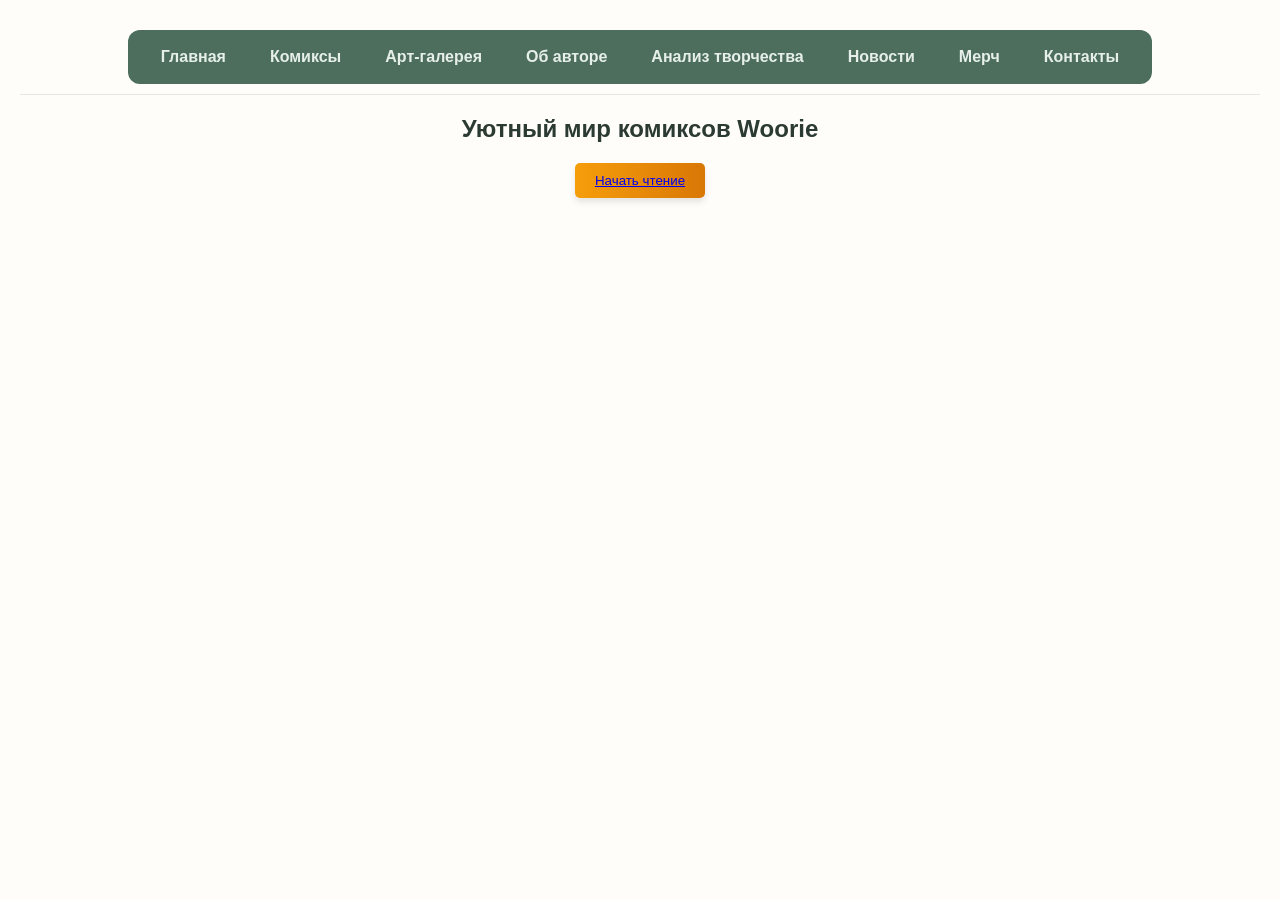
<file: index.html>
<!DOCTYPE html>
<html lang="ru">
<head>
    <meta charset="UTF-8">
    <meta name="viewport" content="width=device-width, initial-scale=1.0">
    <title>Woorie</title>
    <link rel="stylesheet" href="css/style.css">
</head>
<body>
    <div class="nav-container">
        <button class="hamburger">☰</button>

        <nav>
    <ul>
        <li><a href="index.html">Главная</a></li>
        <li class="dropdown">
            <a href="comics.html">Комиксы</a>
            <ul class="submenu">
                <li><a href="comics.html#cappuccino">Капучино с маршмэллоу</a></li>
                <li><a href="comics.html#latte">Карамельный латте</a></li>
                <li><a href="comics.html#meaning">Смысл</a></li>
                <li><a href="comics.html#breathe">Дыши</a></li>
                <li><a href="comics.html#nonsense">Взаправду ерунда</a></li>
                <li><a href="comics.html#chamomile">Жизнь пахнет ромашкой</a></li>
                <li><a href="comics.html">Все комиксы</a></li>
            </ul>
        </li> 
        <li><a href="gallery.html">Арт‑галерея</a></li>
        <li><a href="about.html">Об авторе</a></li>
        <li><a href="analysis.html">Анализ творчества</a></li>
        <li><a href="news.html">Новости</a></li>
        <li><a href="merch.html">Мерч</a></li>
        <li><a href="contacts.html">Контакты</a></li>
    </ul>
</nav>

    </div>
    <section id="section1" class="section1">
        <h1>Уютный мир комиксов Woorie</h1>
        <form action="page/new.html" target="_blank">
            <button><a href="comics.html">Начать чтение</a></button>
        </form>
    </section>

</body>
</html>
</file>
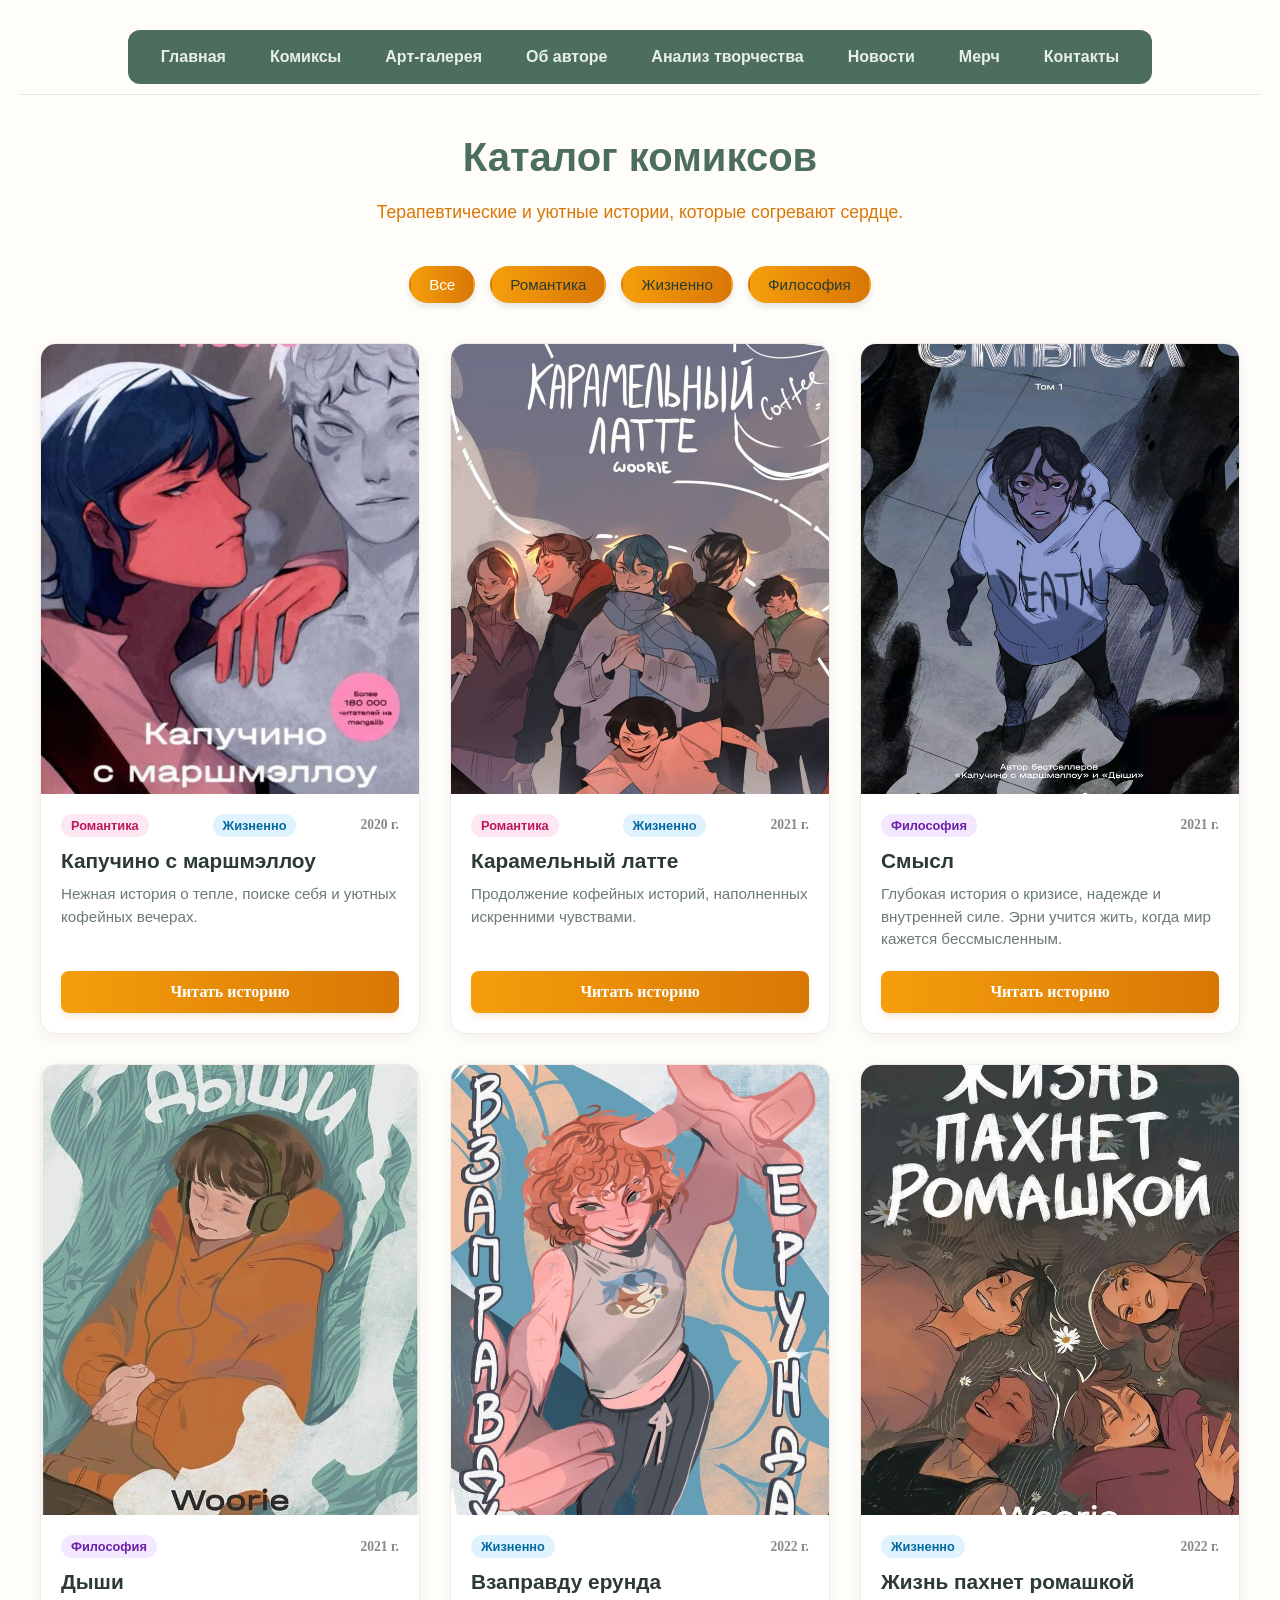
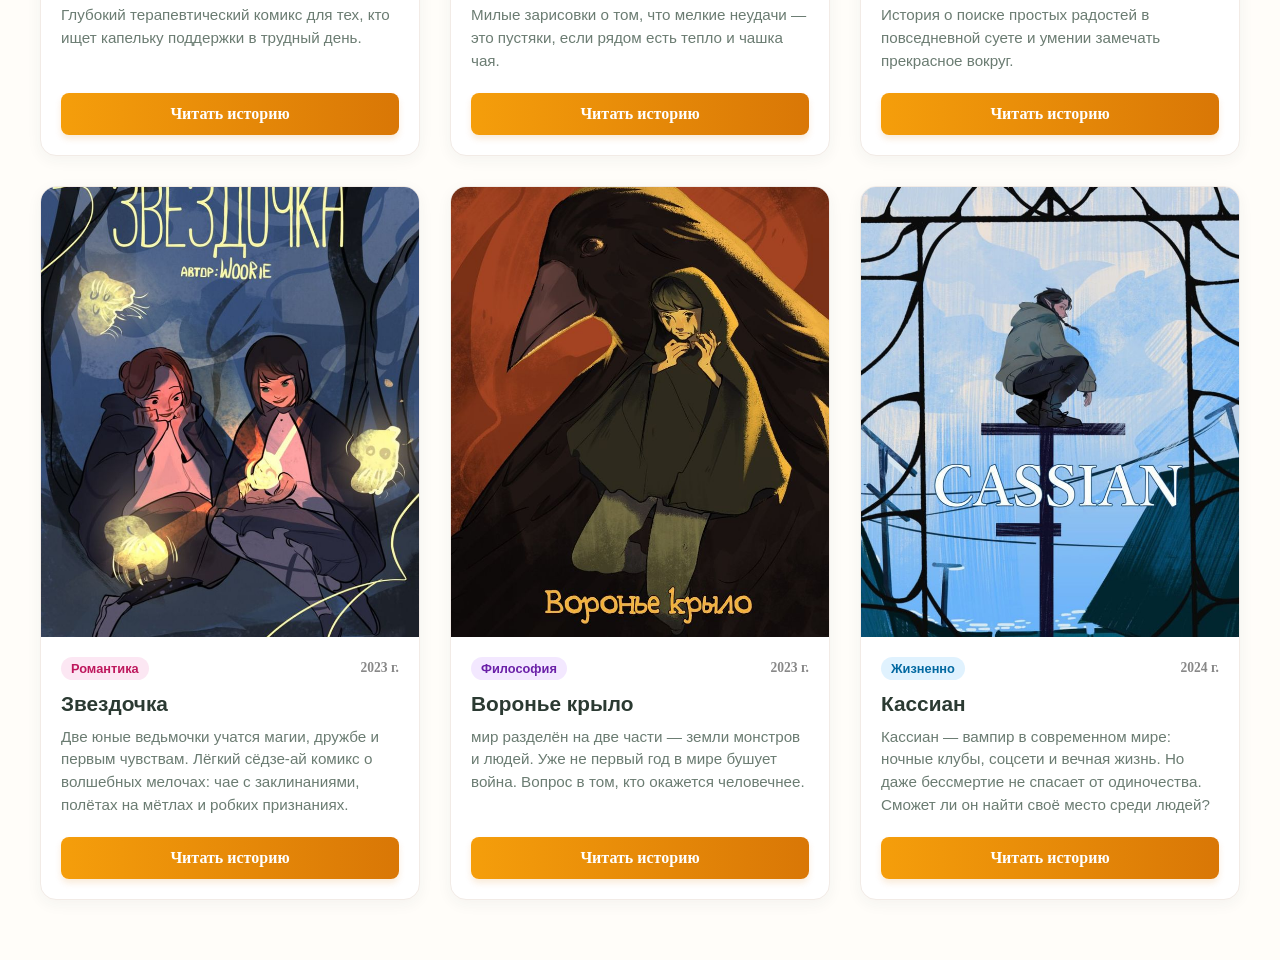
<file: comics.html>
<!DOCTYPE html>
<html lang="ru">
<head>
    <meta charset="UTF-8">
    <meta name="viewport" content="width=device-width, initial-scale=1.0">
    <title>Woorie — Каталог комиксов</title>
    <link rel="stylesheet" href="css/style.css">
</head>
<body>

    <div class="nav-container">
        <button class="hamburger">☰</button>

        <nav>
            <ul>
                <li><a href="index.html">Главная</a></li>
                <li class="dropdown">
                    <a href="comics.html">Комиксы</a>
                    <ul class="submenu">
                        <li><a href="comics.html#cappuccino">Капучино с маршмэллоу</a></li>
                        <li><a href="comics.html#latte">Карамельный латте</a></li>
                        <li><a href="comics.html#meaning">Смысл</a></li>
                        <li><a href="comics.html#breathe">Дыши</a></li>
                        <li><a href="comics.html#nonsense">Взаправду ерунда</a></li>
                        <li><a href="comics.html#chamomile">Жизнь пахнет ромашкой</a></li>
                        <li><a href="comics.html">Все комиксы</a></li>
                    </ul>
                </li> 
                <li><a href="gallery.html">Арт‑галерея</a></li>
                <li><a href="about.html">Об авторе</a></li>
                <li><a href="analysis.html">Анализ творчества</a></li>
                <li><a href="news.html">Новости</a></li>
                <li><a href="merch.html">Мерч</a></li>
                <li><a href="contacts.html">Контакты</a></li>
            </ul>
        </nav>
    </div>

    <main class="comics-container">
        <header class="page-title">
            <h1>Каталог комиксов</h1>
            <p>Терапевтические и уютные истории, которые согревают сердце.</p>
        </header>

        <!-- Блок фильтрации с дата-аттрибутами -->
        <div class="comics-filters">
            <button class="filter-btn active" data-filter="all">Все</button>
            <button class="filter-btn" data-filter="romance">Романтика</button>
            <button class="filter-btn" data-filter="life">Жизненно</button>
            <button class="filter-btn" data-filter="philosophy">Философия</button>
        </div>

        <!-- Визуальная сетка с карточками комиксов -->
        <div class="comics-grid">
            
            <!-- Карточка 1: Капучино с маршмэллоу -->
            <article class="comic-card" id="cappuccino" data-genre="romance">
                <div class="comic-cover">
                    <img src="images/cappuccino-cover.jpg" alt="Обложка Капучино с маршмэллоу">
                </div>
                <div class="comic-info">
                    <div class="comic-meta">
                        <span class="tag tag-romance">Романтика</span>
                        <span class="tag tag-life">Жизненно</span>
                        <span class="comic-year">2020 г.</span>
                    </div>
                    <h3>Капучино с маршмэллоу</h3>
                    <p class="comic-desc">Нежная история о тепле, поиске себя и уютных кофейных вечерах.</p>
                    <a href="reader-cappuccino.html" class="read-btn">Читать историю</a>
                </div>
            </article>

            <!-- Карточка 2: Карамельный латте -->
            <article class="comic-card" id="latte" data-genre="romance">
                <div class="comic-cover">
                    <img src="images/latte-cover.jpg" alt="Обложка Карамельный латте">
                </div>
                <div class="comic-info">
                    <div class="comic-meta">
                        <span class="tag tag-romance">Романтика</span>
                        <span class="tag tag-life">Жизненно</span>
                        <span class="comic-year">2021 г.</span>
                    </div>
                    <h3>Карамельный латте</h3>
                    <p class="comic-desc">Продолжение кофейных историй, наполненных искренними чувствами.</p>
                    <a href="#" class="read-btn">Читать историю</a>
                </div>
            </article>

            <!-- Карточка 3: Смысл -->
            <article class="comic-card" id="meaning" data-genre="philosophy">
                <div class="comic-cover">
                    <img src="images/meaning-cover1.jpg" alt="Обложка Смысл">
                </div>
                <div class="comic-info">
                    <div class="comic-meta">
                        <span class="tag tag-philosophy">Философия</span>
                        <span class="comic-year">2021 г.</span>
                    </div>
                    <h3>Смысл</h3>
                    <p class="comic-desc">Глубокая история о кризисе, надежде и внутренней силе. Эрни учится жить, когда мир кажется бессмысленным.</p>
                    <a href="reader-meaning.html" class="read-btn">Читать историю</a>
                </div>
            </article>

                        <!-- Карточка 4: Дыши -->
            <article class="comic-card" id="breathe" data-genre="philosophy">
                <div class="comic-cover">
                    <img src="images/breathe-cover.jpg" alt="Обложка Дыши">
                </div>
                <div class="comic-info">
                    <div class="comic-meta">
                        <span class="tag tag-philosophy">Философия</span>
                        <span class="comic-year">2021 г.</span>
                    </div>
                    <h3>Дыши</h3>
                    <p class="comic-desc">Глубокий терапевтический комикс для тех, кто ищет капельку поддержки в трудный день.</p>
                    <a href="reader-breathe.html" class="read-btn">Читать историю</a>
                </div>
            </article>

            <!-- Карточка 5: Взаправду ерунда -->
            <article class="comic-card" id="nothing" data-genre="life">
                <div class="comic-cover">
                    <img src="images/nothing-cover2.jpg" alt="Обложка Взаправду ерунда">
                </div>
                <div class="comic-info">
                    <div class="comic-meta">
                        <span class="tag tag-life">Жизненно</span>
                        <span class="comic-year">2022 г.</span>
                    </div>
                    <h3>Взаправду ерунда</h3>
                    <p class="comic-desc">Милые зарисовки о том, что мелкие неудачи — это пустяки, если рядом есть тепло и чашка чая.</p>
                    <a href="reader-nothing.html" class="read-btn">Читать историю</a>
                </div>
            </article>

            <!-- Карточка 6: Жизнь пахнет ромашкой -->
            <article class="comic-card" id="chamomile" data-genre="life">
                <div class="comic-cover">
                    <img src="images/chamomile-cover1.jpg" alt="Обложка Жизнь пахнет ромашкой">
                </div>
                <div class="comic-info">
                    <div class="comic-meta">
                        <span class="tag tag-life">Жизненно</span>
                        <span class="comic-year">2022 г.</span>
                    </div>
                    <h3>Жизнь пахнет ромашкой</h3>
                    <p class="comic-desc">История о поиске простых радостей в повседневной суете и умении замечать прекрасное вокруг.</p>
                    <a href="reader-chamomile.html" class="read-btn">Читать историю</a>
                </div>
            </article>

            <!-- Карточка 7: Звездочка -->
            <article class="comic-card" id="asterisks" data-genre="romance">
                <div class="comic-cover">
                    <img src="images/asterisks-cover.jpg" alt="Обложка Звездочка">
                </div>
                <div class="comic-info">
                    <div class="comic-meta">
                        <span class="tag tag-romance">Романтика</span>
                        <span class="comic-year">2023 г.</span>
                    </div>
                    <h3>Звездочка</h3>
                    <p class="comic-desc">Две юные ведьмочки учатся магии, дружбе и первым чувствам. Лёгкий сёдзе‑ай комикс о волшебных мелочах: чае с заклинаниями, полётах на мётлах и робких признаниях.</p>
                    <a href="reader-asterisks.html" class="read-btn">Читать историю</a>
                </div>
            </article>

            <!-- Карточка 8: Воронье крыло -->
            <article class="comic-card" id="crow" data-genre="philosophy">
                <div class="comic-cover">
                    <img src="images/crow-cover.jpg" alt="Обложка Воронье крыло">
                </div>
                <div class="comic-info">
                    <div class="comic-meta">
                        <span class="tag tag-philosophy">Философия</span>
                        <span class="comic-year">2023 г.</span>
                    </div>
                    <h3>Воронье крыло</h3>
                    <p class="comic-desc">мир разделён на две части — земли монстров и людей. Уже не первый год в мире бушует война. Вопрос в том, кто окажется человечнее.</p>
                    <a href="reader-crow.html" class="read-btn">Читать историю</a>
                </div>
            </article>

            <!-- Карточка 9: Кассиан -->
            <article class="comic-card" id="Cassian" data-genre="life">
                <div class="comic-cover">
                    <img src="images/Cassian-cover.jpg" alt="Обложка Кассиан">
                </div>
                <div class="comic-info">
                    <div class="comic-meta">
                        <span class="tag tag-life">Жизненно</span>
                        <span class="comic-year">2024 г.</span>
                    </div>
                    <h3>Кассиан</h3>
                    <p class="comic-desc">Кассиан — вампир в современном мире: ночные клубы, соцсети и вечная жизнь. Но даже бессмертие не спасает от одиночества. Сможет ли он найти своё место среди людей?</p>
                    <a href="reader-Cassian.html" class="read-btn">Читать историю</a>
                </div>
            </article>

        </div> <!-- Закрытие .comics-grid -->
    </main> <!-- Закрытие .comics-container -->

    <!-- Скрипт фильтрации, который мы утвердили ранее -->
    <script>
        const filterButtons = document.querySelectorAll('.filter-btn');
        const comicCards = document.querySelectorAll('.comic-card');

        filterButtons.forEach(button => {
            button.addEventListener('click', () => {
                filterButtons.forEach(btn => btn.classList.remove('active'));
                button.classList.add('active');

                const filterValue = button.getAttribute('data-filter');

                comicCards.forEach(card => {
                    if (filterValue === 'all' || card.getAttribute('data-genre') === filterValue) {
                        card.style.display = 'flex';
                    } else {
                        card.style.display = 'none';
                    }
                });
            });
        });
    </script>
</body>
</html>
</file>
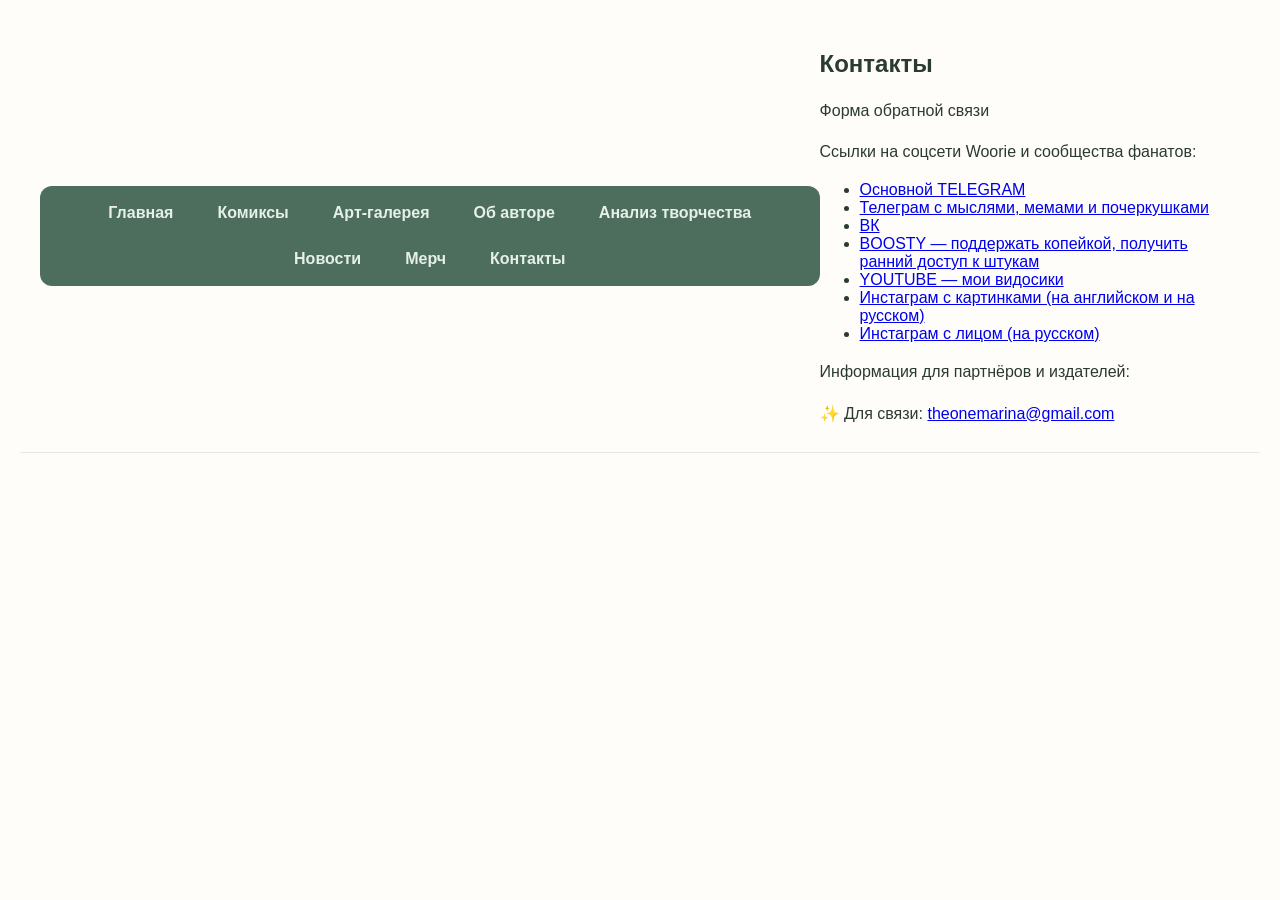
<file: contacts.html>
<!DOCTYPE html>
<html lang="ru">
<head>
    <meta charset="UTF-8">
    <meta name="viewport" content="width=device-width, initial-scale=1.0">
    <title>Woorie</title>
    <link rel="stylesheet" href="css/style.css">
</head>
<body>
    <div class="nav-container">
        <button class="hamburger">☰</button>

        <nav>
    <ul>
        <li><a href="index.html">Главная</a></li>
        <li class="dropdown">
            <a href="comics.html">Комиксы</a>
            <ul class="submenu">
                <li><a href="comics.html#cappuccino">Капучино с маршмэллоу</a></li>
                <li><a href="comics.html#latte">Карамельный латте</a></li>
                <li><a href="comics.html#meaning">Смысл</a></li>
                <li><a href="comics.html#breathe">Дыши</a></li>
                <li><a href="comics.html#nonsense">Взаправду ерунда</a></li>
                <li><a href="comics.html#chamomile">Жизнь пахнет ромашкой</a></li>
                <li><a href="comics.html">Все комиксы</a></li>
            </ul>
        </li> 
        <li><a href="gallery.html">Арт‑галерея</a></li>
        <li><a href="about.html">Об авторе</a></li>
        <li><a href="analysis.html">Анализ творчества</a></li>
        <li><a href="news.html">Новости</a></li>
        <li><a href="merch.html">Мерч</a></li>
        <li><a href="contacts.html">Контакты</a></li>
    </ul>
</nav>

<section id="section9" class="section"> 
    <h1>Контакты</h1>
    
    <p>Форма обратной связи</p>
    <!-- Тут позже будет код формы -->

    <p>Ссылки на соцсети Woorie и сообщества фанатов:</p>
    <ul>
        <li><a href="https://t.me/woorieart" target="_blank">Основной TELEGRAM</a></li>
        <li><a href="https://t.me/shitpostwoorie" target="_blank">Телеграм с мыслями, мемами и почеркушками</a></li>
        <li><a href="https://vk.com/woorie" target="_blank">ВК</a></li>
        <li><a href="https://boosty.to/woorie" target="_blank">BOOSTY — поддержать копейкой, получить ранний доступ к штукам</a></li>
        <li><a href="https://www.youtube.com/c/Woorie" target="_blank">YOUTUBE — мои видосики</a></li>
        <li><a href="https://www.instagram.com/woorie_art/" target="_blank">Инстаграм с картинками (на английском и на русском)</a></li>
        <li><a href="https://www.instagram.com/bagwithtea/" target="_blank">Инстаграм с лицом (на русском)</a></li>
    </ul>

    <p>Информация для партнёров и издателей:</p>
    <p>✨ Для связи: <a href="mailto:theonemarina@gmail.com">theonemarina@gmail.com</a></p>
</section>


</body>
</html>
</file>
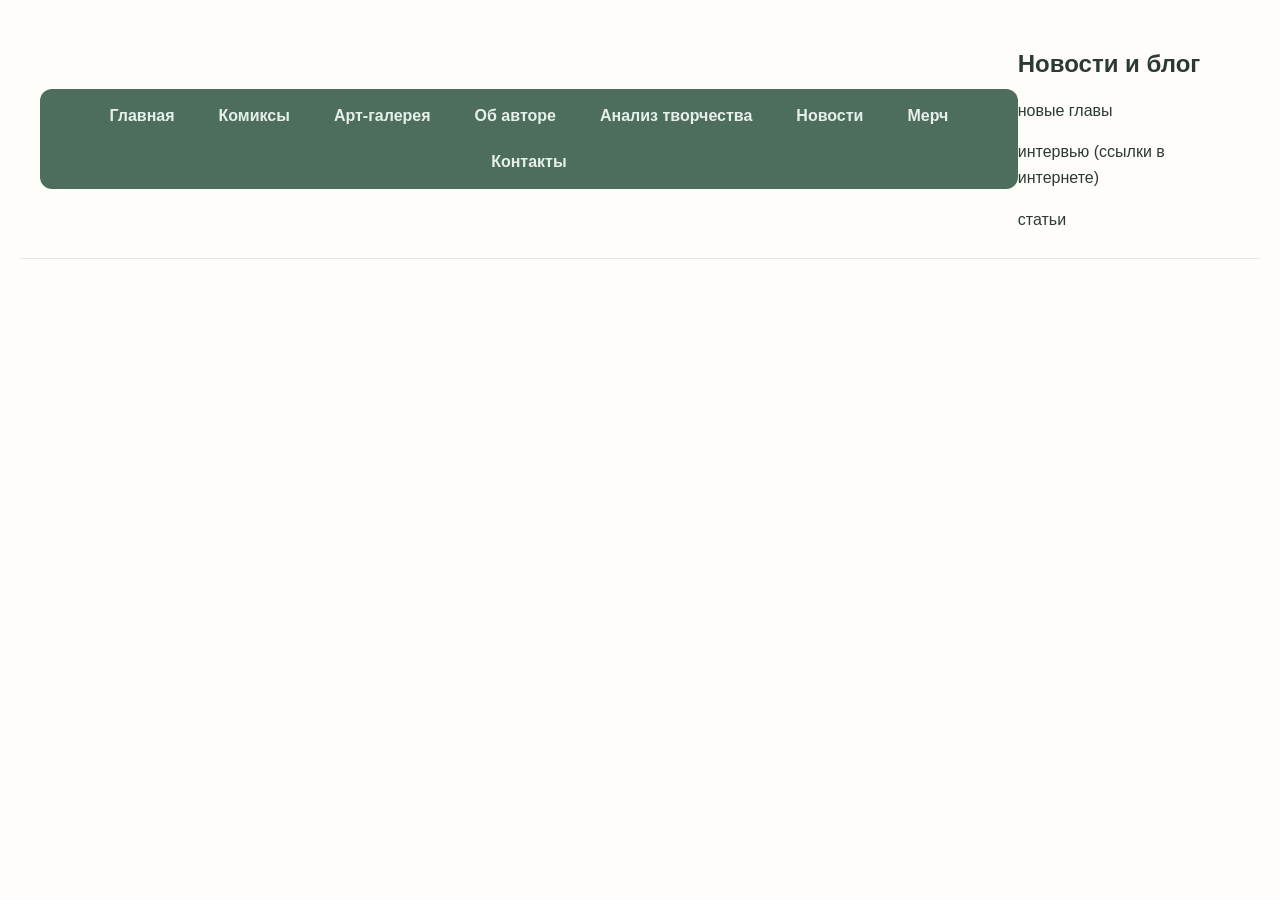
<file: news.html>
<!DOCTYPE html>
<html lang="ru">
<head>
    <meta charset="UTF-8">
    <meta name="viewport" content="width=device-width, initial-scale=1.0">
    <title>Woorie</title>
    <link rel="stylesheet" href="css/style.css">
</head>
<body>
    <div class="nav-container">
        <button class="hamburger">☰</button>

        <nav>
    <ul>
        <li><a href="index.html">Главная</a></li>
        <li class="dropdown">
            <a href="comics.html">Комиксы</a>
            <ul class="submenu">
                <li><a href="comics.html#cappuccino">Капучино с маршмэллоу</a></li>
                <li><a href="comics.html#latte">Карамельный латте</a></li>
                <li><a href="comics.html#meaning">Смысл</a></li>
                <li><a href="comics.html#breathe">Дыши</a></li>
                <li><a href="comics.html#nonsense">Взаправду ерунда</a></li>
                <li><a href="comics.html#chamomile">Жизнь пахнет ромашкой</a></li>
                <li><a href="comics.html">Все комиксы</a></li>
            </ul>
        </li> 
        <li><a href="gallery.html">Арт‑галерея</a></li>
        <li><a href="about.html">Об авторе</a></li>
        <li><a href="analysis.html">Анализ творчества</a></li>
        <li><a href="news.html">Новости</a></li>
        <li><a href="merch.html">Мерч</a></li>
        <li><a href="contacts.html">Контакты</a></li>
    </ul>
</nav>

<section id="section7" class="section">
        <h1>Новости и блог</h1>
        <p>новые главы</p>
        <p>интервью (ссылки в интернете)</p>
        <p>статьи</p>
    </section>
</body>
</html>
</file>
<file: css/style.css>
/* ==========================================================================

   1. ДИЗАЙН-СИСТЕМА (ПАЛИТРА №2: ЖИЗНЬ ПАХНЕТ РОМАШКОЙ)

   ========================================================================== */

:root {

    /* Цвета */
    --bg-main: #fffdf9;       /* Теплый цвет бумаги */
    --nav-bg: #4d6e5d;        /* Мягкий шалфейно-зеленый */
    --submenu-bg: #395346;    /* Глубокий хвойный для подменю */
    --accent: #d97706;        /* Теплый янтарный для кнопок и цен */
    --accent-hover: #b45309;  /* Темно-янтарный для ховеров */
    --bg-soft: #e6efea;       /* Пастельный зеленый для плашек */
    --text-dark: #2b3a32;     /* Глубокий хвойный для текста */
    --text-muted: #6b7c72;    /* Приглушенный для дат и описаний */
    --text-light: #ffffff;    /* Контрастный белый */

    /* Шрифты */
    --font-cozy: 'Comic Sans MS', 'cursive', sans-serif;
    --font-clean: 'Arial', sans-serif;

}

/* ==========================================================================

   2. ГЛОБАЛЬНЫЕ СТИЛИ СТРАНИЦЫ

   ========================================================================== */

body {
    margin: 0;
    padding: 20px; /* UX-исправление: вместо 25% делаем аккуратный отступ */
    background-color: var(--bg-main);
    color: var(--text-dark);
}

/* Общие настройки шрифтов по твоей задумке */

h1, h2, h3, p, ul {
    font-family: var(--font-cozy);
}

/* Картинки (Обложки) */

img {
    width: 230px; /* Исправлено: добавлено px */
    height: auto;
    border-radius: 12px; /* Мягкие скругления под стиль Woorie */
}

/* Абзацы текста */

p {
    color: var(--text-dark); /* Сделали более читаемым, чем ядовито-рыжий */
    line-height: 1.6;
}

/* Поля ввода (Форма обратной связи) */

textarea {
    background-color: var(--bg-soft);
    border: 1px solid var(--nav-bg);
    border-radius: 8px;
    padding: 12px;
    font-family: var(--font-clean);
    color: var(--text-dark);
}

/* ==========================================================================

   3. КНОПКИ (UI-ЭЛЕМЕНТЫ)

   ========================================================================== */

button {

    border: none;

    padding: 10px 20px; /* Исправлено: добавлены пробелы и точки с запятой */

    border-radius: 5px;

    background: linear-gradient(to left, var(--accent), #f59e0b); /* Перевели на янтарный градиент */

    color: var(--text-light);

    cursor: pointer;

    font-family: var(--font-clean);

    box-shadow: 0 4px 6px rgba(0, 0, 0, 0.1);

    transition: all 0.2s ease;

}

button:hover {

    opacity: 0.9;

    transform: translateY(-1px);

}

/* ==========================================================================

   4. ФИКСИРОВАННАЯ ШАПКА И МЕНЮ НАВИГАЦИИ

   ========================================================================== */

/* Контейнер шапки (Фиксация сверху) */

.nav-container {
    position: sticky;       
    top: 0;                 
    z-index: 100;           
    background-color: rgba(255, 253, 249, 0.85); /* Эффект матового стекла */
    backdrop-filter: blur(10px);                  
    -webkit-backdrop-filter: blur(10px);          
    border-bottom: 1px solid rgba(77, 110, 93, 0.15); 
    padding: 10px 20px;
    display: flex;
    align-items: center;
    justify-content: center;
}

/* Список главного меню (Шалфейная плашка) */

nav ul {

    list-style: none;

    padding: 8px 15px; /* Исправлено: убрана опечатка 10x */

    margin: 0;

    display: flex;

    flex-wrap: wrap;

    gap: 8px; /* Уютный шаг между кнопками */

    background: var(--nav-bg); 

    border-radius: 12px; /* Исправлено: точка с запятой */

    justify-content: center;

}

/* Элемент списка */

nav li {

    position: relative;

}

/* Ссылки главного меню */

nav a {
    display: block;
    padding: 10px 18px; /* Исправлено: убрана опечатка 12x 20x */
    color: var(--bg-soft); /* Нежный пастельный цвет текста */
    text-decoration: none;
    font-family: var(--font-clean);
    font-weight: bold;
    transition: all 0.25s ease;
    border-radius: 8px; 
}

/* Эффект наведения на главные ссылки */

nav a:hover {
    background: rgba(255, 255, 255, 0.15);
    color: var(--text-light);
}

/* ==========================================================================

   5. ВЫПАДАЮЩИЙ СПИСОК (SUBMENU)

   ========================================================================== */

/* Контейнер выпадающего подменю */

.submenu {

    display: none; 

    position: absolute;

    top: 100%;

    left: 0;

    min-width: 240px; /* Исправлено: добавлено px */

    background: var(--submenu-bg); 

    box-shadow: 0 6px 16px rgba(43, 58, 50, 0.15); /* Исправлено: валидная тень */

    z-index: 1000;

    border-radius: 8px;

    padding: 6px 0;

    margin-top: 5px;

}

/* Пункты внутри подменю */

.submenu li {

    width: 100%;

    margin: 0; /* Сброс глобального li маржина, чтобы не косило */

}

/* Ссылки внутри подменю */

.submenu a {

    padding: 10px 20px; /* Исправлено: добавлено px и нормальные отступы */

    color: #c2ded0;

    font-size: 0.95rem;

    font-weight: normal;

}

/* Ховер внутри подменю (Подсветка Янтарным при выборе комикса) */

.submenu a:hover {

    background: var(--accent);

    color: var(--text-light);

}

/* Логика открытия */

.dropdown:hover .submenu {

    display: block;

}

/* ==========================================================================

   6. СЕКЦИИ И КНОПКА-ГАМБУРГЕР (МОБИЛЬНАЯ НАВИГАЦИЯ)

   ========================================================================== */

.section1 {

   display: flex;

   flex-direction: column;

   justify-content: center;

   align-items: center; 

}

/* Стили гамбургера */

.hamburger {

   background: none;

   border: none; 

   font-size: 28px;

   color: var(--nav-bg); /* Использует наш шалфейный цвет */

   cursor: pointer;

   position: absolute;

   right: 20px;

   top: 15px;

   z-index: 1001;

   display: none; /* По умолчанию скрыт на компьютерах */

}

/* Мобильное меню (Выезжающая шторка) */

.mobile-nav {

   position: fixed;

   top: 0;

   right: -100%; /* Полностью спрятано за правым краем экрана */

   width: 80%;

   max-width: 320px;

   height: 100vh; /* На всю высоту экрана */

   background: #2b3a32; /* Темный хвойный фон под палитру */

   transition: right 0.3s ease;

   z-index: 100;

   padding: 80px 20px 20px 20px;

   box-sizing: border-box;

   box-shadow: -5px 0 15px rgba(0, 0, 0, 0.1);

}

/* Когда меню активировано через JS */

.mobile-nav.active {

   right: 0;

}

.mobile-nav ul {

   list-style: none;

   padding: 0;

   margin: 0;

}

.mobile-nav li {

   margin: 15px 0;

}

.mobile-nav a {

   color: var(--bg-soft);

   text-decoration: none;

   padding: 12px 0;

   display: block;

   border-bottom: 1px solid rgba(255, 255, 255, 0.1);

   font-size: 16px;

   font-family: var(--font-clean);

   transition: color 0.2s;

}

.mobile-nav a:hover {

   color: var(--text-light);

}

/* Подменю внутри мобилки */

.mobile-nav .submenu {

   position: static; /* Отменяем абсолютное позиционирование компьютера */

   display: none;

   padding-left: 15px;

   background: transparent;

   box-shadow: none;

   margin-top: 0;

}

.mobile-nav .dropdown.active .submenu {

   display: block;

} 

.mobile-nav .dropdown > a::after {

   content: " ▸";

   float: right;

}  

/* ==========================================================================

   7. СТРАНИЦА КОМИКСОВ (КОНТЕНТНАЯ ЧАСТЬ)

   ========================================================================== */

.comics-container {

   max-width: 1200px;

   margin: 40px auto;

   padding: 0 20px;

} 

/* Шапка страницы */

.page-title {

    text-align: center;

    margin-bottom: 40px;

} 

.page-title h1 {

    font-size: 2.5rem;

    color: var(--nav-bg); /* Адаптировано под палитру №2 */

    margin-bottom: 10px;

}  

.page-title p {

    font-size: 1.1rem;

    color: var(--accent); /* Твой теплый янтарный акцент */

}   

 

/* Блок фильтров */

.comics-filters {

    display: flex;

    justify-content: center;

    gap: 15px;

    margin-bottom: 40px;

    flex-wrap: wrap;

} 

.filter-btn {
    background-color: var(--bg-soft); /* Пастельный зеленый */
    color: var(--text-dark);
    border: 2px solid transparent;
    padding: 8px 18px;
    border-radius: 20px;  
    font-size: 0.95rem; 
    cursor: pointer;
    font-family: var(--font-clean);
    transition: all 0.2s ease; 
}  

.filter-btn:hover {
    background-color: var(--nav-bg);
    color: var(--text-light);
}   

/* Активный фильтр */

.filter-btn.active {
   background-color: var(--accent); /* Горит янтарным цветом */
   color: var(--text-light);
}

/* ==========================================================================

   8. АДАПТИВНОСТЬ (МЕДИА-ЗАПРОСЫ ДЛЯ СМАРТФОНОВ)

   ========================================================================== */

@media (max-width: 768px) {

    /* Прячем обычное горизонтальное меню на телефонах */

    .nav-container nav {
        display: none;
    }

    

    /* Показываем кнопку-гамбургер */

    .hamburger {
        display: block;
    }

}

/* ==========================================================================

   9. КАТАЛОГ КОМИКСОВ (КАРТОЧКИ И СЕТКА)

   ========================================================================== */

/* Адаптивная сетка для карточек комиксов */

.comics-grid {
    display: grid;
    /* Автоматически создает колонки шириной минимум 280px */
    grid-template-columns: repeat(auto-fit, minmax(280px, 1fr));
    gap: 30px;
}

/* Карточка комикса */

.comic-card {
    background-color: #ffffff;
    border-radius: 16px;
    overflow: hidden; /* Чтобы картинка не вылезала за скругленные углы */
    box-shadow: 0 4px 15px rgba(43, 58, 50, 0.05); /* Мягкая хвойная тень */
    display: flex;
    flex-direction: column;
    transition: transform 0.3s ease, box-shadow 0.3s ease;
    border: 1px solid #f2ebe6;
}

/* Эффект при наведении на карточку (UX-микроинтерактив) */

.comic-card:hover {
    transform: translateY(-8px);
    box-shadow: 0 12px 24px rgba(217, 119, 6, 0.12); /* Мягкое янтарное свечение */
}

/* Обложка комикса */

.comic-cover img {
    width: 100%;
    height: 450px;
    object-fit: cover; /* Картинка аккуратно заполняет блок, не растягиваясь */
    display: block;
    margin: 0px; 
    border-radius: 0px; /* Сбрасываем радиус body для ровной стыковки */
}

/* Информационный блок внутри карточки */

.comic-info {
    padding: 20px;
    display: flex;
    flex-direction: column;
    flex-grow: 1; /* Растягивает блок, чтобы кнопки были на одном уровне */
}

.comic-info h3 {
    margin: 0 0 10px 0;
    font-size: 1.3rem;
    color: var(--text-dark);
}

.comic-desc {
    font-size: 0.95rem;
    line-height: 1.5;
    margin: 0 0 20px 0;
    color: var(--text-muted);
    flex-grow: 1; /* Толкает кнопку вниз */
}

.read-btn {
    display: inline-block;
    text-align: center;
    text-decoration: none;
    padding: 12px 20px;
    border-radius: 8px;
    background: linear-gradient(to left, var(--accent), #f59e0b); /* Теплый янтарный градиент */
    color: var(--text-light);
    font-weight: bold;
    box-shadow: 0 4px 6px rgba(217, 119, 6, 0.15);
    transition: opacity 0.2s, transform 0.1s;
}

.read-btn:hover {
    opacity: 0.95;
    background: var(--accent-hover);
}

.read-btn:active {
    transform: scale(0.98); /* Легкий эффект нажатия */
}

/* ==========================================================================

   10. СУПЕР-АДАПТИВНОСТЬ (МЕДИА-ЗАПРОСЫ)

   ========================================================================== */

/* Адаптивность для мобильных устройств (до 768 px) */

@media (max-width: 768px) {

    .nav-container {

        padding: 10px 15px;

    }

    /* Надежно скрываем десктопную навигацию */

    .nav-container nav {

        display: none !important;

    }

    /* Показываем гамбургер */

    .hamburger {

        display: block;

    }

}

/* Адаптивность для очень маленьких экранов (до 320 px) */

@media (max-width: 320px) {

    .nav-container {

        padding: 5px 10px; /* Уменьшаем отступы аккуратно */

    }

    .mobile-nav {

        width: 90%; /* Занимаем больше места на очень узких экранах */

        max-width: none; 

    }

    .mobile-nav a {

        font-size: 14px; 

        padding: 8px 0; 

    }

    .mobile-nav li {

        margin: 10px 0; 

    }

    .hamburger {

        right: 10px; 

        font-size: 22px; 

    }

    /* Коррекция кнопок под микро-экраны */

    button, .read-btn {

        padding: 8px 15px; 

        font-size: 14px;

    }

}



/* Контейнер для тега и года */
.comic-meta {
    display: flex;
    justify-content: space-between;
    align-items: center;
    margin-bottom: 12px;
}

/* Базовый стиль для всех тегов жанров */
.tag {
    padding: 4px 10px;
    border-radius: 12px;
    font-size: 0.8rem;
    font-weight: bold;
    font-family: sans-serif; /* Чистый шрифт для тегов читабельнее */
}

/* Настройки цветов по твоей задумке */
.tag-life {
    background-color: #e0f2fe; /* Нежно-голубой фон */
    color: #0369a1;            /* Синий текст */
}

.tag-romance {
    background-color: #fce7f3; /* Нежно-розовый фон */
    color: #be185d;            /* Бордовый текст */
}

.tag-philosophy {
    background-color: #f3e8ff; /* Нежно-фиолетовый фон */
    color: #6b21a8;            /* Фиолетовый текст */
}

/* Стиль для года выпуска */
.comic-year {
    font-size: 0.85rem;
    color: #888888;
    font-weight: bold;
}
</file>
